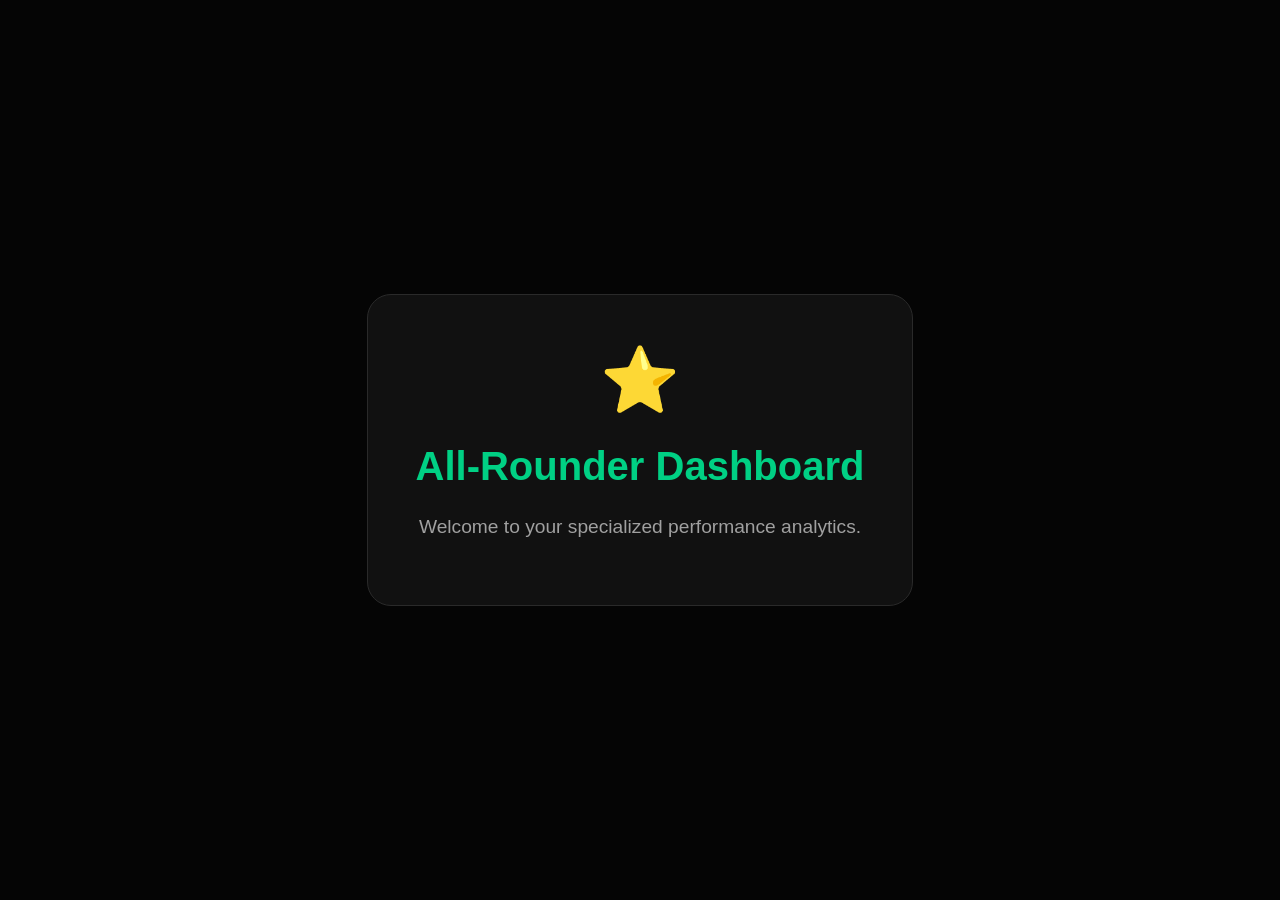
<file: dashboard_allrounder.html>
<!DOCTYPE html>
<html lang="en">
<head>
    <meta charset="UTF-8">
    <meta name="viewport" content="width=device-width, initial-scale=1.0">
    <title>All-Rounder Dashboard - Innings Lab</title>
    <style>
        body { background-color: #050505; color: #fff; font-family: 'Outfit', sans-serif; display: flex; justify-content: center; align-items: center; height: 100vh; margin: 0; }
        .container { text-align: center; background: #111; padding: 3rem; border-radius: 24px; border: 1px solid #2a2a2a; }
        h1 { color: #00D084; font-size: 2.5rem; }
        p { color: #A0A0A0; font-size: 1.2rem; margin-top: 1rem; }
        .icon { font-size: 4rem; margin-bottom: 1rem; }
    </style>
</head>
<body>
    <div class="container">
        <div class="icon">⭐</div>
        <h1>All-Rounder Dashboard</h1>
        <p>Welcome to your specialized performance analytics.</p>
    </div>
</body>
</html>
</file>
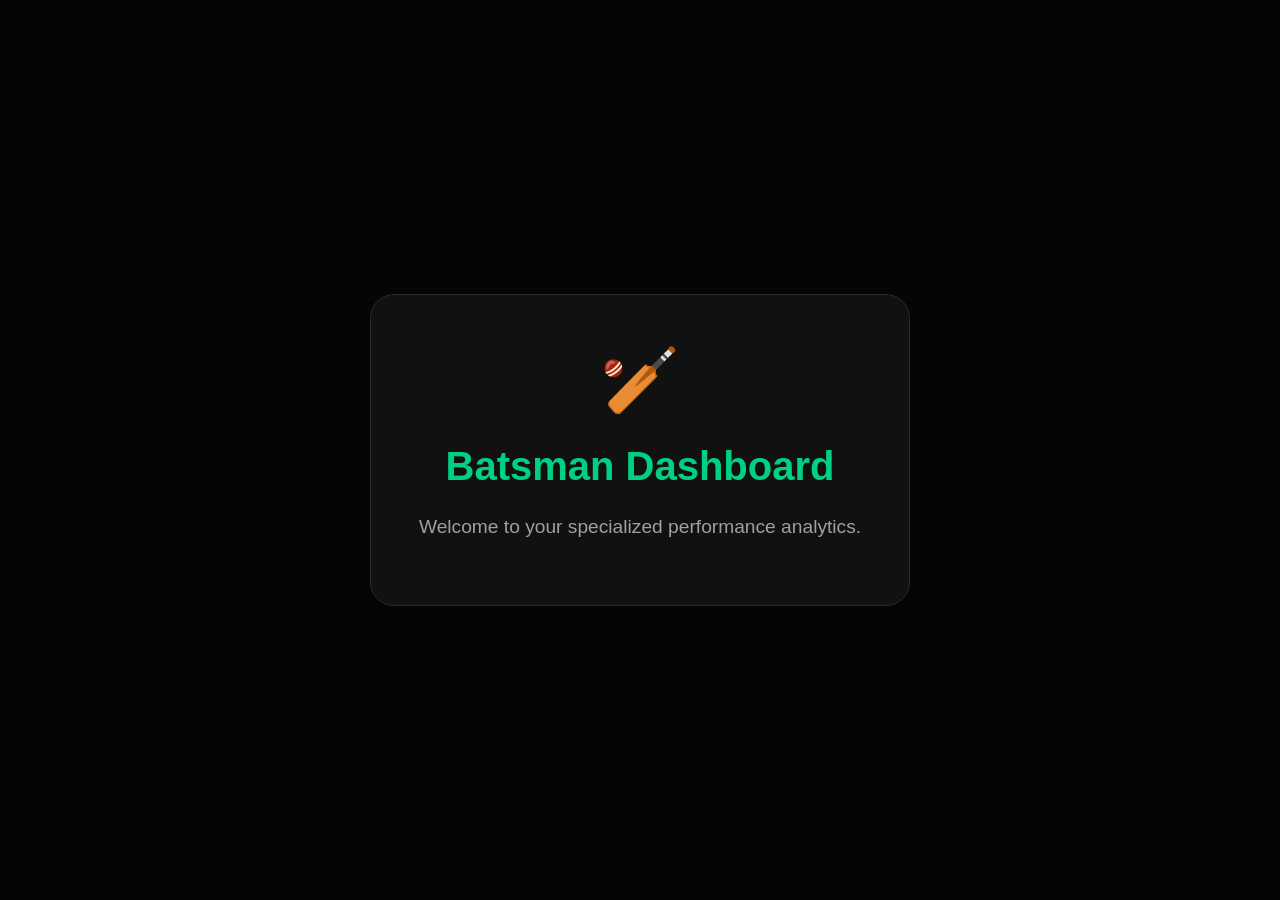
<file: dashboard_batsman.html>
<!DOCTYPE html>
<html lang="en">
<head>
    <meta charset="UTF-8">
    <meta name="viewport" content="width=device-width, initial-scale=1.0">
    <title>Batsman Dashboard - Innings Lab</title>
    <style>
        body { background-color: #050505; color: #fff; font-family: 'Outfit', sans-serif; display: flex; justify-content: center; align-items: center; height: 100vh; margin: 0; }
        .container { text-align: center; background: #111; padding: 3rem; border-radius: 24px; border: 1px solid #2a2a2a; }
        h1 { color: #00D084; font-size: 2.5rem; }
        p { color: #A0A0A0; font-size: 1.2rem; margin-top: 1rem; }
        .icon { font-size: 4rem; margin-bottom: 1rem; }
    </style>
</head>
<body>
    <div class="container">
        <div class="icon">🏏</div>
        <h1>Batsman Dashboard</h1>
        <p>Welcome to your specialized performance analytics.</p>
    </div>
</body>
</html>
</file>
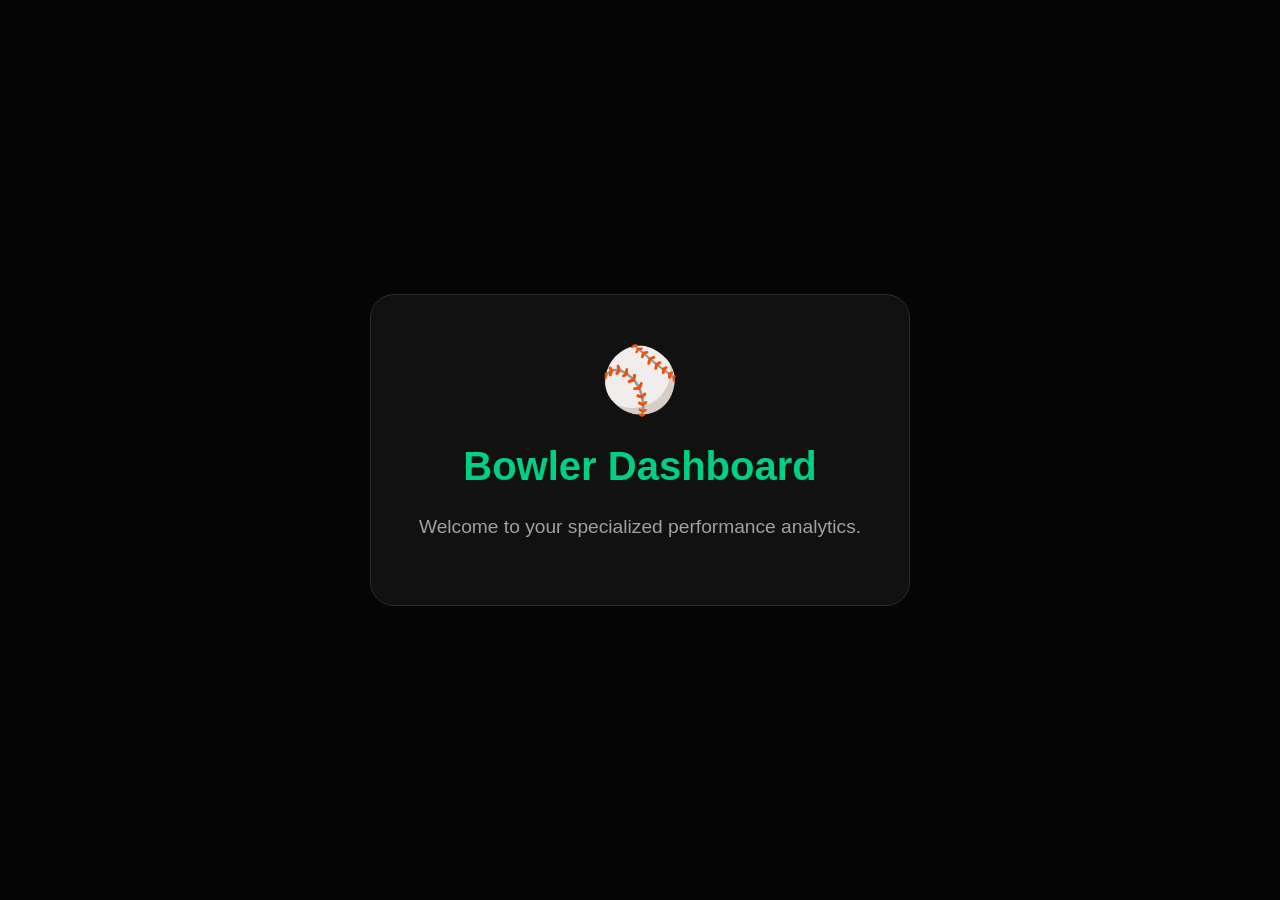
<file: dashboard_bowler.html>
<!DOCTYPE html>
<html lang="en">
<head>
    <meta charset="UTF-8">
    <meta name="viewport" content="width=device-width, initial-scale=1.0">
    <title>Bowler Dashboard - Innings Lab</title>
    <style>
        body { background-color: #050505; color: #fff; font-family: 'Outfit', sans-serif; display: flex; justify-content: center; align-items: center; height: 100vh; margin: 0; }
        .container { text-align: center; background: #111; padding: 3rem; border-radius: 24px; border: 1px solid #2a2a2a; }
        h1 { color: #00D084; font-size: 2.5rem; }
        p { color: #A0A0A0; font-size: 1.2rem; margin-top: 1rem; }
        .icon { font-size: 4rem; margin-bottom: 1rem; }
    </style>
</head>
<body>
    <div class="container">
        <div class="icon">⚾</div>
        <h1>Bowler Dashboard</h1>
        <p>Welcome to your specialized performance analytics.</p>
    </div>
</body>
</html>
</file>
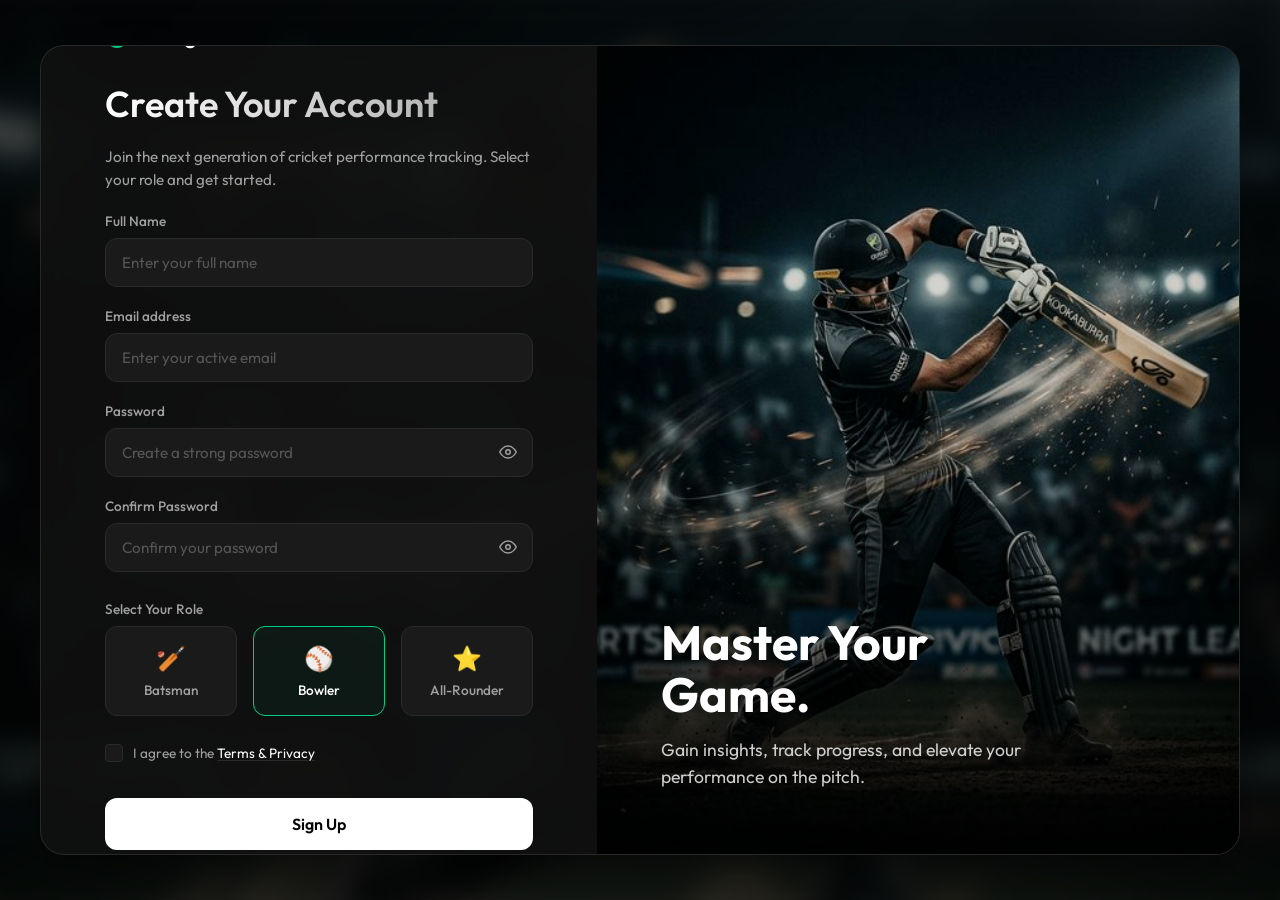
<file: register.html>
<!DOCTYPE html>
<html lang="en">
<head>
    <meta charset="UTF-8">
    <meta name="viewport" content="width=device-width, initial-scale=1.0">
    <title>Innings Lab - Create Account</title>
    <link rel="preconnect" href="https://fonts.googleapis.com">
    <link rel="preconnect" href="https://fonts.gstatic.com" crossorigin>
    <link href="https://fonts.googleapis.com/css2?family=Outfit:wght@300;400;500;600;700&display=swap" rel="stylesheet">
    <link rel="stylesheet" href="register.css">
</head>
<body>
    <div class="page-wrapper">
        <div class="auth-container">
            
            <!-- Left Panel: Form -->
            <div class="auth-left">
                <div class="auth-header">
                    <div class="logo">
                        <!-- SVG icon placeholder for logo -->
                        <svg width="24" height="24" viewBox="0 0 24 24" fill="none" xmlns="http://www.w3.org/2000/svg">
                            <circle cx="12" cy="12" r="10" stroke="#00D084" stroke-width="2"/>
                            <path d="M12 6V18M6 12H18" stroke="#00D084" stroke-width="2"/>
                        </svg>
                        <span>Innings Lab</span>
                    </div>
                    <h1>Create Your Account</h1>
                    <p>Join the next generation of cricket performance tracking. Select your role and get started.</p>
                </div>

                <form id="registerForm" class="auth-form">
                    
                    <div class="input-group">
                        <label for="fullName">Full Name</label>
                        <input type="text" id="fullName" placeholder="Enter your full name" required>
                    </div>

                    <div class="input-group">
                        <label for="email">Email address</label>
                        <input type="email" id="email" placeholder="Enter your active email" required>
                    </div>

                    <div class="input-group">
                        <label for="password">Password</label>
                        <div class="password-wrapper">
                            <input type="password" id="password" placeholder="Create a strong password" required minlength="6">
                            <button type="button" class="toggle-password" tabindex="-1">
                                <svg width="18" height="18" viewBox="0 0 24 24" fill="none" stroke="currentColor" stroke-width="2" stroke-linecap="round" stroke-linejoin="round"><path d="M1 12s4-8 11-8 11 8 11 8-4 8-11 8-11-8-11-8z"></path><circle cx="12" cy="12" r="3"></circle></svg>
                            </button>
                        </div>
                    </div>

                    <div class="input-group">
                        <label for="confirmPassword">Confirm Password</label>
                        <div class="password-wrapper">
                            <input type="password" id="confirmPassword" placeholder="Confirm your password" required minlength="6">
                            <button type="button" class="toggle-password" tabindex="-1">
                                <svg width="18" height="18" viewBox="0 0 24 24" fill="none" stroke="currentColor" stroke-width="2" stroke-linecap="round" stroke-linejoin="round"><path d="M1 12s4-8 11-8 11 8 11 8-4 8-11 8-11-8-11-8z"></path><circle cx="12" cy="12" r="3"></circle></svg>
                            </button>
                        </div>
                    </div>

                    <div class="role-selection">
                        <label>Select Your Role</label>
                        <div class="role-cards" id="roleCards">
                            <div class="role-card" data-role="batsman">
                                <div class="role-icon">🏏</div>
                                <span>Batsman</span>
                            </div>
                            <div class="role-card active" data-role="bowler">
                                <div class="role-icon">⚾</div>
                                <span>Bowler</span>
                            </div>
                            <div class="role-card" data-role="allrounder">
                                <div class="role-icon">⭐</div>
                                <span>All-Rounder</span>
                            </div>
                        </div>
                        <p id="roleError" class="error-text" style="display: none;">Please select a role.</p>
                    </div>

                    <div class="terms-group">
                        <label class="checkbox-container">
                            <input type="checkbox" id="terms" required>
                            <span class="checkmark"></span>
                            <span class="terms-text">I agree to the <a href="#">Terms & Privacy</a></span>
                        </label>
                    </div>

                    <button type="submit" class="submit-btn" id="submitBtn">Sign Up</button>
                    <p id="formError" class="error-text" style="display: none;"></p>

                </form>

                <div class="auth-footer">
                    <p>Already have an account? <a href="#">Log In</a></p>
                </div>
            </div>

            <!-- Right Panel: Image -->
            <div class="auth-right">
                <div class="image-overlay"></div>
                <div class="brand-showcase">
                    <h2>Master Your Game.</h2>
                    <p>Gain insights, track progress, and elevate your performance on the pitch.</p>
                </div>
            </div>

        </div>
    </div>

    <script src="register.js"></script>
</body>
</html>
</file>
<file: register.css>
:root {
    --bg-color: #050505;
    --card-bg: #111111;
    --input-bg: #1A1A1A;
    --border-color: #2A2A2A;
    --text-primary: #FFFFFF;
    --text-secondary: #A0A0A0;
    --accent-color: #00D084;
    --accent-hover: #00E691;
    --error-color: #FF4B4B;
    --font-main: 'Outfit', sans-serif;
}

* {
    margin: 0;
    padding: 0;
    box-sizing: border-box;
}

body {
    color: var(--text-primary);
    font-family: var(--font-main);
    min-height: 100vh;
    display: flex;
    justify-content: center;
    align-items: center;
    padding: 2rem;
    position: relative;
    overflow-x: hidden;
}

body::before {
    content: '';
    position: fixed;
    top: 0;
    left: 0;
    width: 100%;
    height: 100%;
    background-image: url('./assets/register_bg.png');
    background-size: cover;
    background-position: center;
    filter: blur(12px);
    -webkit-filter: blur(12px);
    z-index: -1;
    transform: scale(1.05);
}

body::after {
    content: '';
    position: fixed;
    top: 0;
    left: 0;
    width: 100%;
    height: 100%;
    background-color: rgba(5, 5, 5, 0.7);
    z-index: -1;
}

.page-wrapper {
    width: 100%;
    max-width: 1200px;
    height: 90vh;
    min-height: 600px;
    display: flex;
    justify-content: center;
    align-items: center;
}

.auth-container {
    width: 100%;
    height: 100%;
    background-color: rgba(17, 17, 17, 0.85); /* Glassmorphism background */
    backdrop-filter: blur(20px);
    -webkit-backdrop-filter: blur(20px);
    border-radius: 24px;
    display: flex;
    overflow: hidden;
    box-shadow: 0 25px 50px -12px rgba(0, 0, 0, 0.5);
    border: 1px solid rgba(255, 255, 255, 0.1);
}

/* --- Left Panel --- */
.auth-left {
    flex: 1;
    padding: 4.5rem 4rem 3rem 4rem;
    display: flex;
    flex-direction: column;
    justify-content: center;
    overflow-y: auto;
}

/* Custom Scrollbar for left panel if content overflows */
.auth-left::-webkit-scrollbar {
    width: 6px;
}
.auth-left::-webkit-scrollbar-track {
    background: transparent;
}
.auth-left::-webkit-scrollbar-thumb {
    background: var(--border-color);
    border-radius: 10px;
}

.auth-header {
    margin-bottom: 1.25rem;
}

.logo {
    display: flex;
    align-items: center;
    gap: 0.75rem;
    font-size: 1.25rem;
    font-weight: 600;
    color: var(--text-primary);
    margin-bottom: 2rem;
}

.auth-header h1 {
    font-size: 2.25rem;
    font-weight: 600;
    margin-bottom: 0.5rem;
    background: linear-gradient(to right, #ffffff, #a0a0a0);
    -webkit-background-clip: text;
    background-clip: text;
    -webkit-text-fill-color: transparent;
}

.auth-header p {
    color: var(--text-secondary);
    font-size: 0.95rem;
    line-height: 1.5;
    margin-top: 1.25rem;
}

/* --- Form --- */
.auth-form {
    display: flex;
    flex-direction: column;
    gap: 1.25rem;
}

.input-group {
    display: flex;
    flex-direction: column;
    gap: 0.5rem;
}

.input-group label {
    font-size: 0.85rem;
    font-weight: 500;
    color: var(--text-secondary);
}

.input-group input[type="text"],
.input-group input[type="email"],
.input-group input[type="password"] {
    width: 100%;
    padding: 0.875rem 1rem;
    background-color: var(--input-bg);
    border: 1px solid var(--border-color);
    border-radius: 12px;
    color: var(--text-primary);
    font-family: inherit;
    font-size: 0.95rem;
    transition: all 0.3s ease;
}

.input-group input::placeholder {
    color: #555;
}

.input-group input:focus {
    outline: none;
    border-color: var(--accent-color);
    box-shadow: 0 0 0 3px rgba(0, 208, 132, 0.1);
}

.password-wrapper {
    position: relative;
    display: flex;
    align-items: center;
}

.toggle-password {
    position: absolute;
    right: 1rem;
    background: none;
    border: none;
    color: var(--text-secondary);
    cursor: pointer;
    display: flex;
    align-items: center;
    justify-content: center;
    transition: color 0.2s ease;
}

.toggle-password:hover {
    color: var(--text-primary);
}

/* --- Role Cards --- */
.role-selection {
    display: flex;
    flex-direction: column;
    gap: 0.5rem;
    margin-top: 0.5rem;
}

.role-selection label {
    font-size: 0.85rem;
    font-weight: 500;
    color: var(--text-secondary);
}

.role-cards {
    display: flex;
    gap: 1rem;
}

.role-card {
    flex: 1;
    background-color: var(--input-bg);
    border: 1px solid var(--border-color);
    border-radius: 12px;
    padding: 1rem;
    display: flex;
    flex-direction: column;
    align-items: center;
    gap: 0.5rem;
    cursor: pointer;
    transition: all 0.3s ease;
    user-select: none;
}

.role-card:hover {
    border-color: #444;
    background-color: #222;
}

.role-card.active {
    border-color: var(--accent-color);
    background-color: rgba(0, 208, 132, 0.05);
}

.role-icon {
    font-size: 1.5rem;
}

.role-card span {
    font-size: 0.85rem;
    font-weight: 500;
    color: var(--text-secondary);
}

.role-card.active span {
    color: var(--text-primary);
}

/* --- Checkbox Terms --- */
.terms-group {
    margin-top: 0.5rem;
}

.checkbox-container {
    display: flex;
    align-items: center;
    position: relative;
    padding-left: 28px;
    cursor: pointer;
    font-size: 0.85rem;
    color: var(--text-secondary);
    user-select: none;
}

.checkbox-container input {
    position: absolute;
    opacity: 0;
    cursor: pointer;
    height: 0;
    width: 0;
}

.checkmark {
    position: absolute;
    top: 50%;
    left: 0;
    transform: translateY(-50%);
    height: 18px;
    width: 18px;
    background-color: var(--input-bg);
    border: 1px solid var(--border-color);
    border-radius: 4px;
    transition: all 0.2s ease;
}

.checkbox-container:hover input ~ .checkmark {
    border-color: #666;
}

.checkbox-container input:checked ~ .checkmark {
    background-color: var(--accent-color);
    border-color: var(--accent-color);
}

.checkmark:after {
    content: "";
    position: absolute;
    display: none;
}

.checkbox-container input:checked ~ .checkmark:after {
    display: block;
}

.checkbox-container .checkmark:after {
    left: 6px;
    top: 2px;
    width: 4px;
    height: 10px;
    border: solid var(--bg-color);
    border-width: 0 2px 2px 0;
    transform: rotate(45deg);
}

.terms-text a {
    color: var(--text-primary);
    text-decoration: underline;
    text-decoration-color: var(--border-color);
    text-underline-offset: 2px;
    transition: all 0.2s ease;
}

.terms-text a:hover {
    text-decoration-color: var(--accent-color);
    color: var(--accent-color);
}

/* --- Submit Button --- */
.submit-btn {
    width: 100%;
    padding: 1rem;
    background-color: var(--text-primary);
    color: var(--bg-color);
    border: none;
    border-radius: 12px;
    font-size: 1rem;
    font-weight: 600;
    font-family: inherit;
    cursor: pointer;
    margin-top: 1rem;
    transition: all 0.3s ease;
}

.submit-btn:hover {
    background-color: #e0e0e0;
    transform: translateY(-1px);
}

.submit-btn:active {
    transform: translateY(0);
}

.error-text {
    color: var(--error-color);
    font-size: 0.85rem;
    margin-top: -0.5rem;
}

/* --- Footer --- */
.auth-footer {
    margin-top: 2rem;
    text-align: center;
    font-size: 0.9rem;
    color: var(--text-secondary);
}

.auth-footer a {
    color: var(--text-primary);
    font-weight: 500;
    text-decoration: none;
    transition: color 0.2s ease;
}

.auth-footer a:hover {
    color: var(--accent-color);
}

/* --- Right Panel --- */
.auth-right {
    flex: 1.2;
    background-image: url('./assets/register_bg.png');
    background-size: cover;
    background-position: center;
    position: relative;
    display: flex;
    align-items: flex-end;
    padding: 4rem;
}

.image-overlay {
    position: absolute;
    inset: 0;
    background: linear-gradient(to top, rgba(0,0,0,0.9) 0%, rgba(0,0,0,0.2) 50%, rgba(0,0,0,0.1) 100%);
}

.brand-showcase {
    position: relative;
    z-index: 10;
    max-width: 400px;
}

.brand-showcase h2 {
    font-size: 3rem;
    font-weight: 700;
    line-height: 1.1;
    margin-bottom: 1rem;
    color: #ffffff;
}

.brand-showcase p {
    font-size: 1.1rem;
    color: rgba(255, 255, 255, 0.8);
    line-height: 1.5;
}

/* --- Responsive --- */
@media (max-width: 968px) {
    .auth-right {
        display: none;
    }
    
    .auth-left {
        padding: 3rem;
    }
    
    .page-wrapper {
        min-height: auto;
        height: auto;
    }
}

@media (max-width: 600px) {
    .auth-left {
        padding: 2rem 1.5rem;
    }
    
    .role-cards {
        flex-direction: column;
    }
}
</file>
